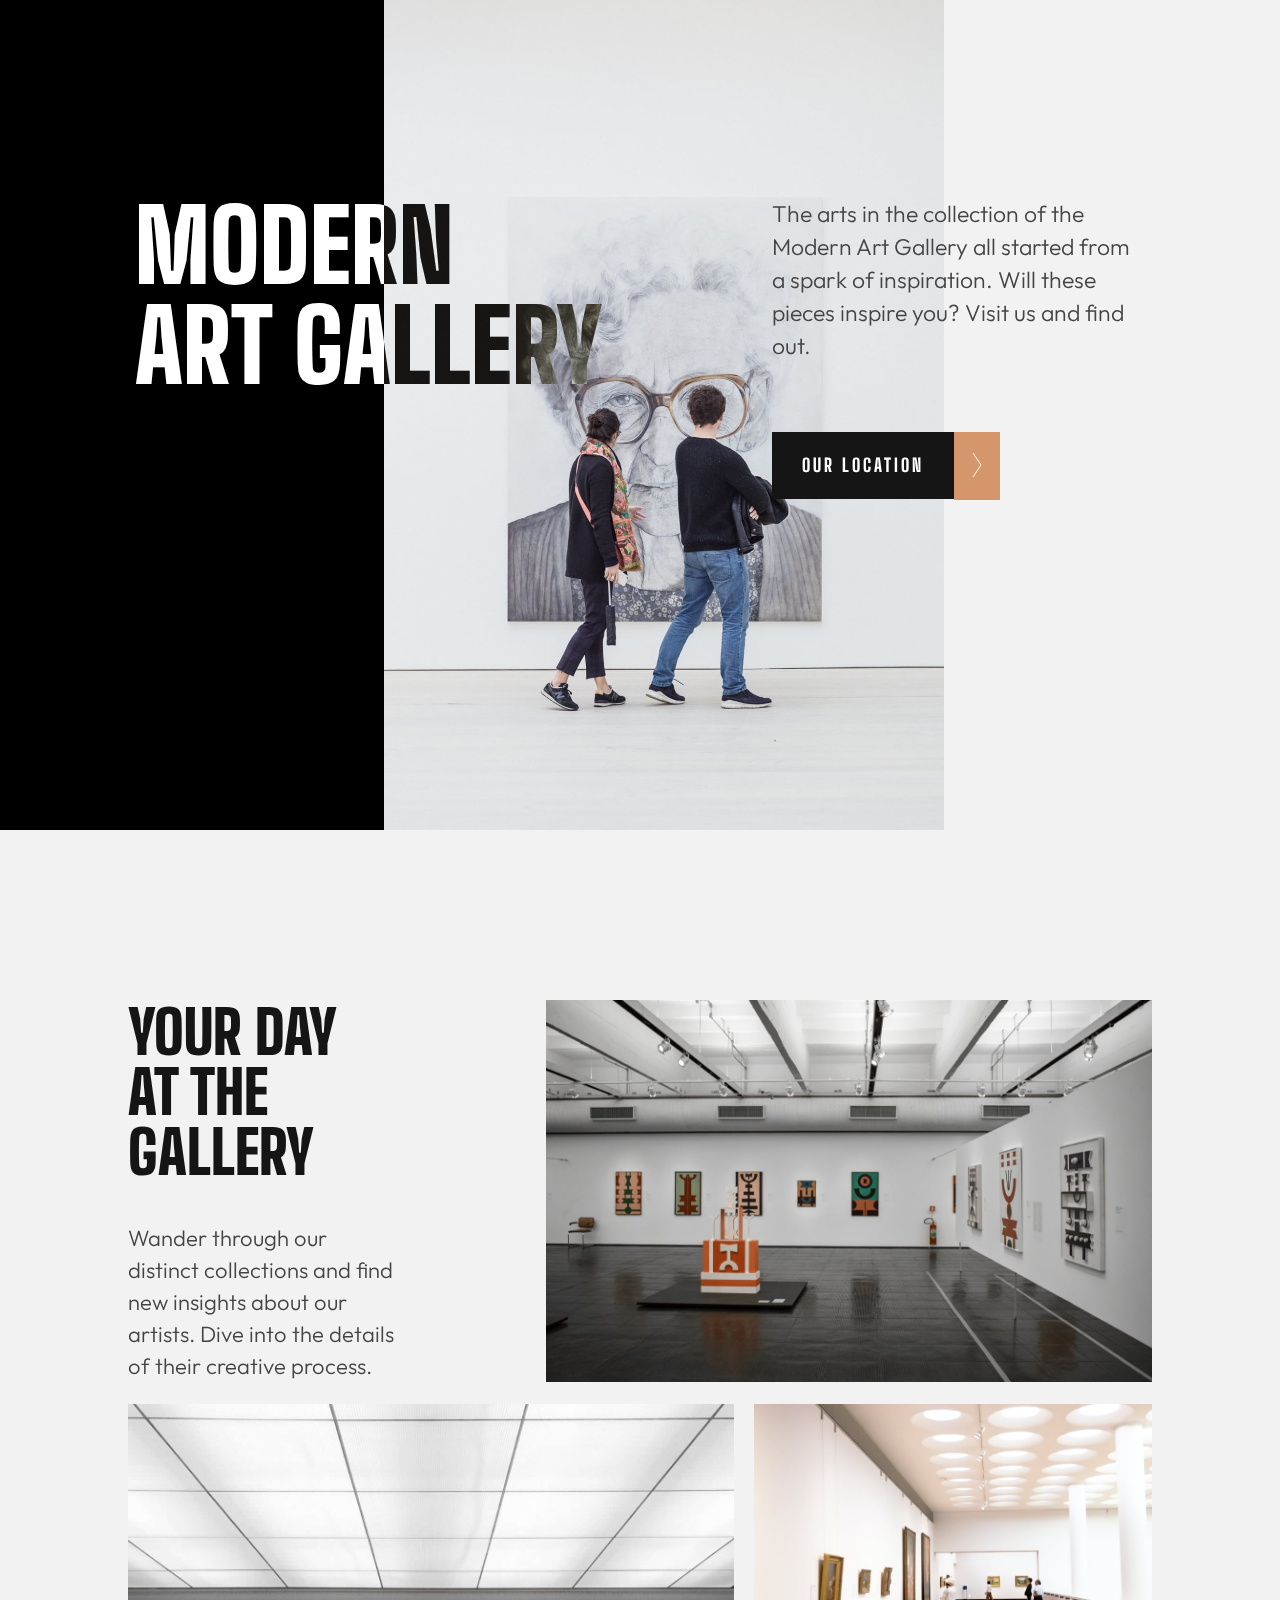
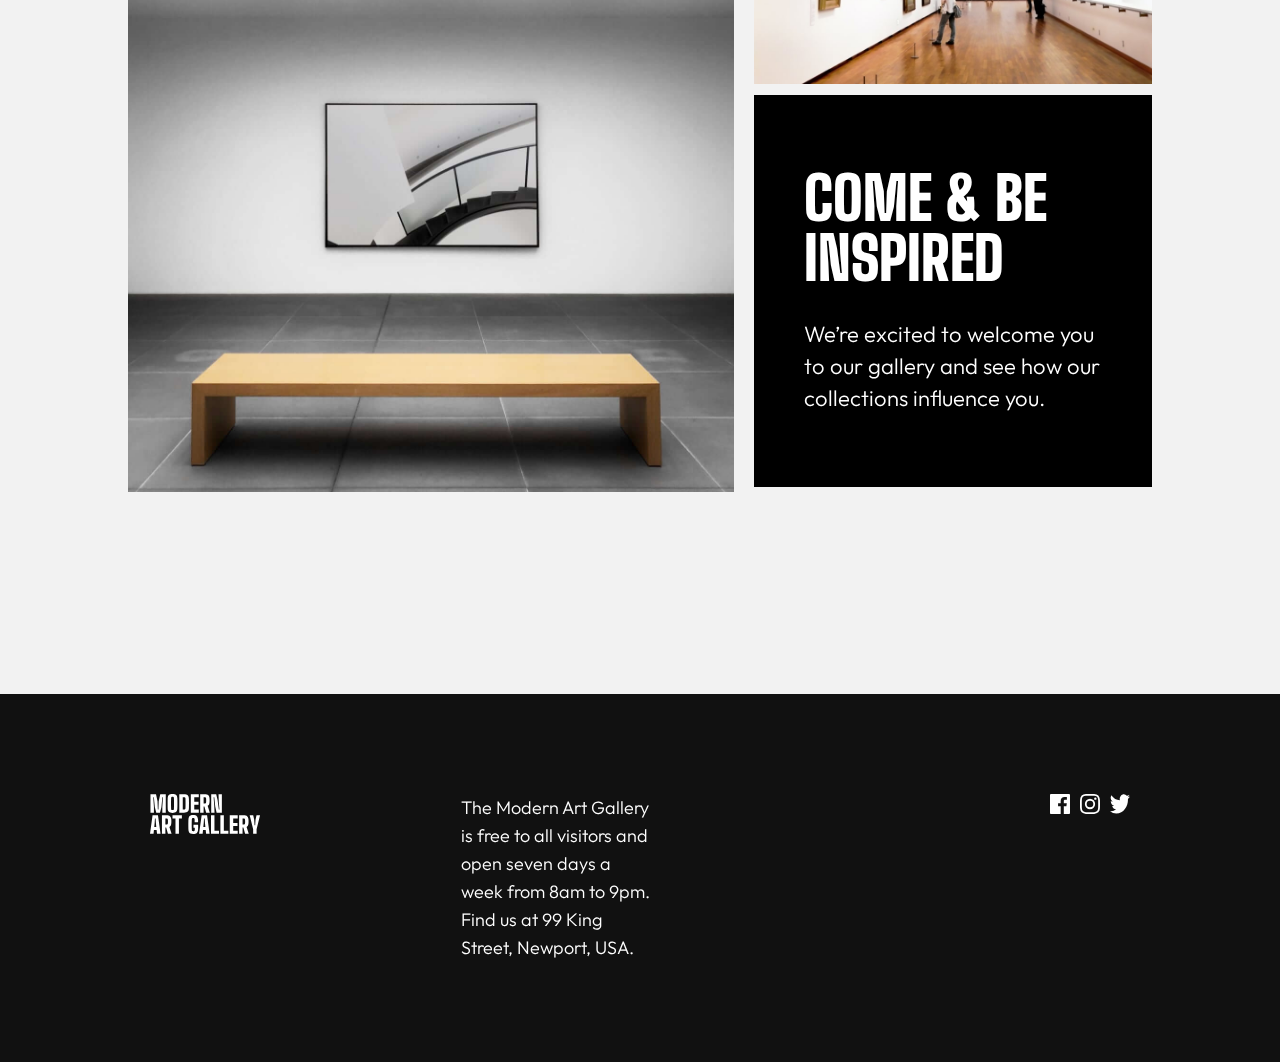
<file: index.html>
<!DOCTYPE html>
<html lang="en">
  <head>
    <meta charset="UTF-8" />
    <meta name="viewport" content="width=device-width, initial-scale=1.0" />
    <link rel="preconnect" href="https://fonts.googleapis.com" />
    <link rel="preconnect" href="https://fonts.gstatic.com" crossorigin />
    <link
      href="https://fonts.googleapis.com/css2?family=Big+Shoulders+Display:wght@800;900&display=swap"
      rel="stylesheet"
    />

    <link
      rel="icon"
      type="image/png"
      sizes="32x32"
      href="./assets/favicon-32x32.png"
    />
    <link rel="preconnect" href="https://fonts.googleapis.com" />
    <link rel="preconnect" href="https://fonts.gstatic.com" crossorigin />
    <link
      href="https://fonts.googleapis.com/css2?family=Big+Shoulders+Display:wght@800;900&display=swap"
      rel="stylesheet"
    />
    <link rel="preconnect" href="https://fonts.googleapis.com" />
    <link rel="preconnect" href="https://fonts.gstatic.com" crossorigin />
    <link
      href="https://fonts.googleapis.com/css2?family=Outfit:wght@300&display=swap"
      rel="stylesheet"
    />

    <link rel="stylesheet" href="style.css" />

    <title>Art gallery website</title>
  </head>
  <body>
    <div class="container">
      <div class="left-black"></div>
      <div class="right-img">
        <picture>
          <source
            media="(max-width: 375px)"
            srcset="assets/mobile/image-hero@2x.jpg"
          />
          <source
            media="(max-width: 768px)"
            srcset="assets/tablet/image-hero@2x.jpg"
          />
          <img
            src="assets/desktop/image-hero@2x.jpg"
            alt="Man and woman observing a portrait photo in a gallery hall"
          />
        </picture>
      </div>
      <div class="query-flex">
        <h1 class="heading-h1">Modern <br />Art Gallery</h1>
        <div class="text-box">
          <p class="heading-p">
            The arts in the collection of the Modern Art Gallery all started
            from a spark of inspiration. Will these pieces inspire you? Visit us
            and find out.
          </p>
          <a href="location.html" class="btn">
            <button>Our location</button>
            <div class="img-box">
              <img
                src="assets/icon-arrow-right.svg"
                alt="arrow icon pointing to right"
              />
            </div>
          </a>
        </div>
      </div>
      <div class="middle-field">
        <div class="middle-text-box">
          <h1 class="middle-h1">Your day at the gallery</h1>
          <p class="middle-p">
            Wander through our distinct collections and find new insights about
            our artists. Dive into the details of their creative process.
          </p>
        </div>
        <div class="middle-img-box">
          <picture>
            <source
              media="(max-width: 768px)"
              srcset="assets/tablet/image-grid-1@2x.jpg"
            />
            <source
              media="(max-width: 375px)"
              srcset="assets/mobile/image-grid-1@2x.jpg"
            />
            <img
              src="assets/desktop/image-grid-1@2x.jpg"
              alt="gallery hall with art pieces hanging on the wall"
            />
          </picture>
        </div>

        <div class="middle-img-box-2">
          <picture>
            <source
              media="(max-width: 768px)"
              srcset="assets/tablet/image-grid-2@2x.jpg"
            />
            <source
              media="(max-width: 375px)"
              srcset="assets/mobile/image-grid-2@2x.jpg"
            />
            <img
              src="assets/desktop/image-grid-2@2x.jpg"
              alt="Empty bench in front of art piece"
            />
          </picture>
        </div>
        <div class="middle-img-box-3">
          <picture>
            <source
              media="(max-width: 768px)"
              srcset="assets/tablet/image-grid-3@2x.jpg"
            />
            <source
              media="(max-width: 375px)"
              srcset="assets/mobile/image-grid-3@2x.jpg"
            />

            <img
              src="assets/desktop/image-grid-3@2x.jpg"
              alt="people observing art in a galery hall"
            />
          </picture>
        </div>
        <div class="black-box-text">
          <h1 class="inspired-h1">Come &amp; be inspired</h1>
          <p class="inspired-p">
            We’re excited to welcome you to our gallery and see how our
            collections influence you.
          </p>
        </div>
      </div>
    </div>
    <div class="footer-page-1">
      <div class="logo-img">
        <img src="assets/logo-light.svg" alt="modern art gallery logo" />
      </div>
      <p class="address-p">
        The Modern Art Gallery is free to all visitors and open seven days a
        week from 8am to 9pm. Find us at 99 King Street, Newport, USA.
      </p>
      <div class="social-media">
        <img href="#" src="assets/icon-facebook.svg" alt="facebook logo" />
        <img href="#" src="assets/icon-instagram.svg" alt="instagram logo" />
        <img href="#" src="assets/icon-twitter.svg" alt="twitter logo" />
      </div>
    </div>
  </body>
</html>
</file>
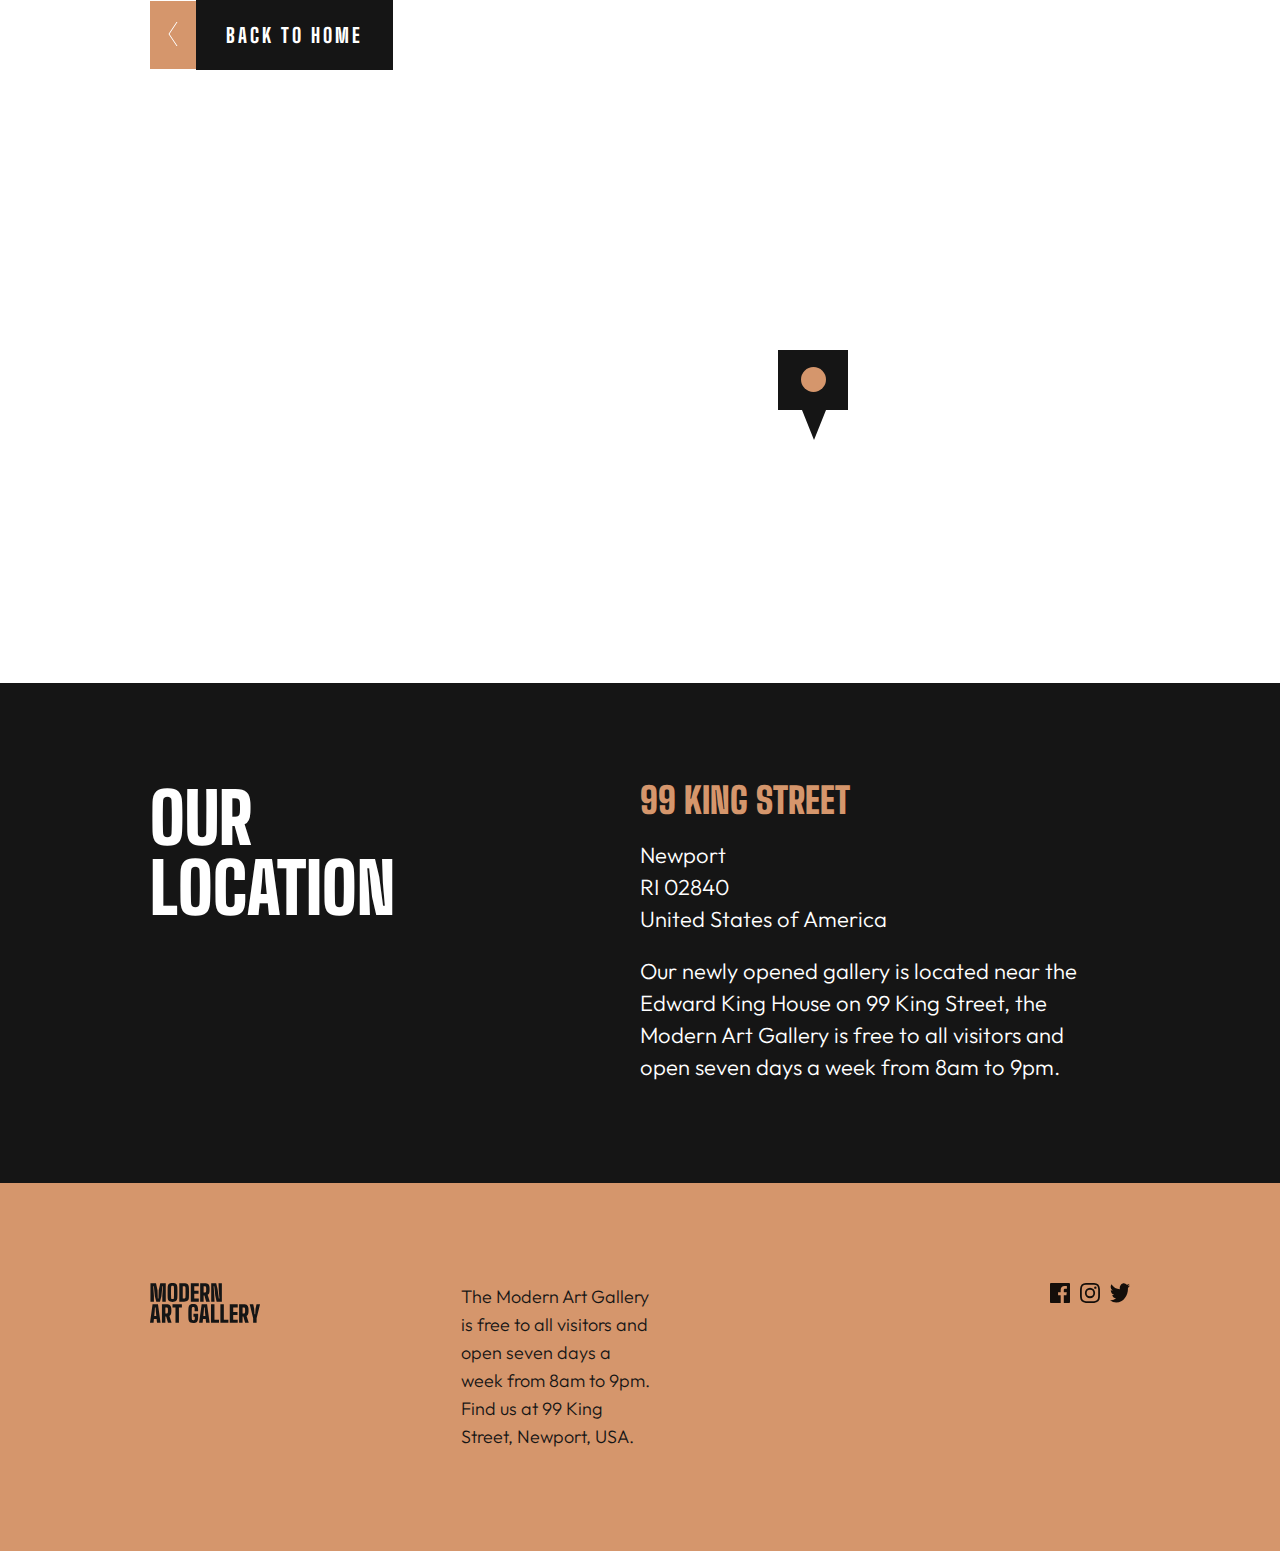
<file: location.html>
<!DOCTYPE html>
<html lang="en">
  <head>
    <meta charset="UTF-8" />
    <meta name="viewport" content="width=device-width, initial-scale=1.0" />

    <link
      rel="icon"
      type="image/png"
      sizes="32x32"
      href="./assets/favicon-32x32.png"
    />
    <link rel="preconnect" href="https://fonts.googleapis.com" />
    <link rel="preconnect" href="https://fonts.gstatic.com" crossorigin />
    <link
      href="https://fonts.googleapis.com/css2?family=Big+Shoulders+Display:wght@800;900&display=swap"
      rel="stylesheet"
    />
    <link rel="preconnect" href="https://fonts.googleapis.com" />
    <link rel="preconnect" href="https://fonts.gstatic.com" crossorigin />
    <link
      href="https://fonts.googleapis.com/css2?family=Outfit:wght@300&display=swap"
      rel="stylesheet"
    />
    <link rel="stylesheet" href="locationstyle.css" />

    <title>Frontend Mentor | Art gallery website</title>
  </head>
  <body>
    <iframe
      src="https://www.google.com/maps/embed?pb=!1m14!1m12!1m3!1d8333.117422981633!2d-71.3097528967671!3d41.48139924834809!2m3!1f0!2f0!3f0!3m2!1i1024!2i768!4f13.1!5e0!3m2!1sen!2sge!4v1679916629367!5m2!1sen!2sge"
      height="685"
      style="border: 0"
      allowfullscreen=""
      loading="lazy"
      referrerpolicy="no-referrer-when-downgrade"
    ></iframe>
    <a href="index.html" class="btn">
      <div class="img-box">
       
        <img src="assets/icon-arrow-left.svg" alt="arrow pointing to the left" />
      
      </div>
      <button>Back to Home</button>
    </a>
    <div class="black-line">
      <h1 class="location-h1">Our <br class="remove" />location</h1>
      <div class="location-text-box">
        <p class="location-address-big">99 King Street</p>
        <p class="location-address-small">
          Newport <br />RI 02840 <br />United States of America
        </p>
        <p class="location-details">
          Our newly opened gallery is located near the Edward King House on 99
          King Street, the Modern Art Gallery is free to all visitors and open
          seven days a week from 8am to 9pm.
        </p>
      </div>
    </div>
    <div class="footer-page-1">
      <div class="logo-img">
        <img src="assets/logo-dark.svg" alt="modern art gallery logo"/>
      </div>
      <p class="address-p">
        The Modern Art Gallery is free to all visitors and open seven days a
        week from 8am to 9pm. Find us at 99 King Street, Newport, USA.
      </p>
      <div class="social-media">
        <img href="#" src="assets/icon-facebook.svg"  alt="facebook icon"/>
        <img href="#" src="assets/icon-instagram.svg" alt="instagram icon" />
        <img href="#" src="assets/icon-twitter.svg" alt="twitter icon"/>
      </div>
      <div class="pin">
      <div class="triangle"></div>
      <div class="square"></div>
      <div class="circle"></div>
    </div>
  </body>
</html>
</file>
<file: style.css>
* {
  margin: 0;
  padding: 0;
  box-sizing: border-box;
}

html {
  font-size: 62.5%;
}

body {
  font-family: "Big Shoulders Display", "Outfit", sans-serif;
  background-color: #f2f2f2;
}

.left-black {
  width: 30%;
  height: 83rem;
  background-color: black;
  position: absolute;
  top: 0;
  left: 0;
}

.right-img img {
  width: 56rem;
  position: absolute;
  top: 0;
  left: 30%;
}

.heading-h1 {
  font-family: "Big Shoulders Display", sans-serif;
  font-size: 10rem;
  font-weight: 900;
  line-height: 10rem;
  color: #ffffff;
  position: absolute;
  top: 19.6rem;
  left: 16rem;
  text-transform: uppercase;
  mix-blend-mode: difference;
}

.text-box {
  position: absolute;
  top: 18.5rem;
  right: 19rem;
  display: flex;
  flex-direction: column;
  width: 39rem;
  padding: 1.2rem;
  row-gap: 7rem;
}

.heading-p {
  color: black;
  font-family: "Outfit", sans-serif;
  font-weight: 300;
  font-size: 2.3rem;
  line-height: 3.3rem;
  color: #444444;

  /* margin-bottom: 3rem; */
}

.btn {
  display: flex;
  align-items: center;
  width: 23rem;
  text-decoration: none;
}

button {
  padding: 2.2rem 3rem;
  background-color: #151515;
  border-style: none;
  font-family: "Big Shoulders Display", sans-serif;
  font-size: 1.8rem;
  font-weight: 800;
  color: #ffffff;
  line-height: 1.3;
  letter-spacing: 0.3rem;
  text-transform: uppercase;
  transition: all 0.3s;
}

.img-box {
  /* margin: 0 auto; */
  padding: 2.08rem 1.7838rem;
  background-color: #d5966c;
  transition: all 0.3s;
}

.btn:hover button {
  cursor: pointer;
  background-color: #d5966c;
}
.btn:hover .img-box {
  cursor: pointer;
  background-color: #151515;
}

.middle-field {
  width: 80%;
  display: grid;
  /* grid-template-columns: 1fr 1fr; */
  grid-template-columns: repeat(5, 1fr);
  grid-template-rows: 0.5fr 0.5fr 0.5fr;
  align-items: center;
  justify-content: center;
  margin-top: 100rem;
  margin-left: auto;
  margin-right: auto;
  gap: 2rem;
}

.middle-img-box {
  grid-column: span 3;
}

.middle-img-box img {
  object-fit: contain;
  width: 100%;
  height: 100%;
}

.middle-text-box {
  display: flex;
  flex-direction: column;
  align-items: center;
  justify-content: center;
  row-gap: 4rem;
  grid-column: span 2;

  padding-right: 13rem;
}

.middle-h1 {
  font-family: "Big Shoulders Display", sans-serif;
  font-size: 6rem;
  font-weight: 900;
  line-height: 6rem;
  text-transform: uppercase;
  color: #151515;
}

.middle-p {
  font-family: "Outfit", sans-serif;
  font-weight: 300;
  font-size: 2.2rem;
  line-height: 3.2rem;
  color: #444444;
}

.middle-img-box-2 img {
  /* max-width: 50rem;
  display: block; */
  object-fit: contain;
  width: 100%;
  height: 100%;
}

.middle-img-box-2 {
  grid-row-start: 2;
  grid-row: span 2;
  align-self: self-start;
  grid-column: span 3;
}

.middle-img-box-3 img {
  /* width: 40rem;
  min-width: auto;
  min-height: auto; */
  object-fit: contain;
  width: 100%;
  height: auto;
}

.middle-img-box-3 {
  align-self: self-start;
  grid-column: span 2;
}

.black-box-text {
  width: 100%;
  height: 116%;
  background-color: black;
  object-fit: contain;
  grid-column: span 2;
  margin-top: -7rem;
  display: flex;
  flex-direction: column;
  row-gap: 3rem;
  align-items: center;
  justify-content: center;
  padding: 5rem;
}

.inspired-h1 {
  font-family: "Big Shoulders Display", sans-serif;
  font-size: 6rem;
  font-weight: 900;
  line-height: 6rem;
  text-transform: uppercase;
  color: #ffffff;
}

.inspired-p {
  font-family: "Outfit", sans-serif;
  font-weight: 300;
  font-size: 2.2rem;
  line-height: 3.2rem;
  color: #ffffff;
}

.footer-page-1 {
  width: 100%;
  height: 100%;
  margin-top: 20rem;
  background-color: #111111;
  display: flex;
  align-items: flex-start;
  justify-content: space-between;
  padding: 10rem 15rem;
}

.address-p {
  font-family: "Outfit", sans-serif;
  font-weight: 300;
  font-size: 1.8rem;
  line-height: 2.8rem;
  color: #ffffff;
  padding-right: 40rem;
  padding-left: 20rem;
}

.social-media {
  display: flex;
  gap: 1rem;
}

.social-media img {
  transition: all 0.3s;
}

.social-media img:hover,
.social-media img:active {
  cursor: pointer;
  filter: invert(60%) sepia(4%) saturate(5967%) hue-rotate(322deg)
    brightness(89%) contrast(87%);
}

/* ******************** */
/* MEDIA QUERIES DESKTOP */
/* ******************** */

@media (max-width: 1440px) {
  .text-box {
    right: 13rem;
  }

  .heading-h1 {
    left: 13.5rem;
  }

  .black-box-text {
    height: 117%;
  }
}

/* ******************* */
/* TABLET 768px */
/* ****************** */

@media (max-width: 768px) {
  html {
    font-size: 50%;
  }

  .left-black {
    display: none;
  }
  .right-img img {
    width: 56rem;
    position: absolute;
    top: 0;
    left: 0;
  }

  .query-flex {
    display: flex;
    flex-direction: column;
    row-gap: 6rem;
    margin-left: 50rem;
    margin-top: 20rem;
  }

  .heading-h1,
  .text-box {
    position: static;
  }

  .heading-h1 {
    font-size: 8rem;
    line-height: 8rem;
  }

  .text-box {
    z-index: 999;
    padding: 0;
  }

  .heading-p {
    font-size: 2rem;
    line-height: 3rem;
  }

  .btn {
    width: 24rem;
  }

  .img-box {
    padding: 1.8rem 1.7838rem;
  }

  .middle-field {
    margin-top: 30rem;
  }

  .middle-h1 {
    font-size: 5rem;
    line-height: 5rem;
  }
  .middle-p {
    font-size: 1.8rem;
    line-height: 2.5rem;
  }

  .middle-text-box {
    padding-right: 7rem;
  }

  .black-box-text {
    height: 100%;
    margin-top: -0.9rem;
  }

  .footer-page-1 {
    margin-top: 15rem;
    padding: 7rem 10rem;
  }

  .address-p {
    font-size: 1.8rem;
    line-height: 3rem;
    padding-right: 12rem;
    padding-left: 7rem;
  }
}

/* ******************* */
/* MOBILE 375px*/
/* ****************** */
@media (max-width: 375px) {
  .right-img img {
    position: static;
    margin: 0;
    padding: 0;
    width: 100%;
  }

  .query-flex {
    margin: 0;
    padding: 7rem 3rem;
    row-gap: 4rem;
  }

  .heading-h1 {
    line-height: 7rem;
  }

  .text-box {
    row-gap: 4rem;
  }

  .middle-field {
    margin-top: 6rem;
    grid-template-columns: 1fr;
    grid-template-rows: 1fr;
    row-gap: 2rem;
    margin-right: 3rem;
    margin-left: 3rem;
  }

  .middle-text-box {
    row-gap: 2rem;
    padding-right: 0;
    align-items: stretch;
  }

  .middle-img-box {
    grid-row-start: 1;
  }

  .middle-h1 {
    font-size: 5.5rem;
    font-weight: 900;
    line-height: 6rem;
    text-transform: uppercase;
    color: #151515;
  }

  .middle-p {
    font-size: 2rem;
    line-height: 2.8rem;
  }

  .middle-img-box-3 img {
    /* object-fit: cover; */
    width: 105%;
    height: auto;
  }

  .black-box-text {
    width: 105%;
    padding: 5rem 3rem;
  }

  .inspired-h1 {
    font-size: 5rem;
    line-height: 5rem;
  }

  .inspired-p {
    font-family: "Outfit", sans-serif;
    font-weight: 300;
    font-size: 1.8rem;
    line-height: 2.8rem;
    color: #ffffff;
  }

  .footer-page-1 {
    flex-direction: column;
    row-gap: 3rem;
    margin-top: 10rem;
    padding: 7rem 4rem;
  }

  .address-p {
    font-size: 1.6rem;
    line-height: 2.6rem;
    padding-right: 8rem;
    padding-left: 0;
  }
}
</file>
<file: locationstyle.css>
* {
  margin: 0;
  padding: 0;
  box-sizing: border-box;
}

html {
  font-size: 62.5%;
}

body {
  position: relative;
  overflow-x: hidden;
}

iframe {
  width: 100%;
  filter: grayscale(100%);
}

.btn {
  display: flex;
  top: 0;
  left: 15rem;
  position: absolute;
  align-items: center;
  /* width: 20rem; */
  text-decoration: none;
}

button {
  padding: 2.2rem 3rem;
  background-color: #151515;
  border-style: none;
  font-family: "Big Shoulders Display", sans-serif;
  font-size: 2rem;
  font-weight: 800;
  color: #ffffff;
  line-height: 1.3;
  letter-spacing: 0.3rem;
  text-transform: uppercase;
  transition: all 0.3s;
}

.img-box {
  padding: 2.14rem 1.7838rem;
  background-color: #d5966c;
  transition: all 0.3s;
}

.btn:hover button {
  cursor: pointer;
  background-color: #d5966c;
}
.btn:hover .img-box {
  cursor: pointer;
  background-color: #151515;
}

.black-line {
  margin-top: -0.4rem;
  max-width: 100%;
  height: 100%;
  background-color: #151515;
  display: grid;
  grid-template-columns: 1fr 1fr;
  align-items: start;
  justify-items: start;
}

.location-h1 {
  color: #ffffff;
  font-family: "Big Shoulders Display", sans-serif;
  font-size: 7rem;
  font-weight: 900;
  line-height: 7rem;
  text-transform: uppercase;
  padding-top: 10rem;
  padding-left: 15rem;
}

.location-text-box {
  display: flex;
  flex-direction: column;
  row-gap: 2rem;
  padding-top: 10rem;
  padding-bottom: 10rem;
  padding-right: 20rem;
}

.location-address-big {
  color: #d5966c;
  font-family: "Big Shoulders Display", sans-serif;
  font-size: 3.6rem;
  font-weight: 900;
  line-height: 3.6rem;
  text-transform: uppercase;
}

.location-address-small {
  font-family: "Outfit", sans-serif;
  color: #ffffff;
  font-weight: 300;
  font-size: 2.2rem;
  line-height: 3.2rem;
}

.location-details {
  color: #ffffff;
  font-family: "Outfit", sans-serif;
  color: #ffffff;
  font-weight: 300;
  font-size: 2.2rem;
  line-height: 3.2rem;
}

.footer-page-1 {
  width: 100%;
  height: 100%;

  background-color: #d5966c;
  display: flex;
  align-items: flex-start;
  justify-content: space-between;
  padding: 10rem 15rem;
}

.address-p {
  font-family: "Outfit", sans-serif;
  font-weight: 300;
  font-size: 1.8rem;
  line-height: 2.8rem;
  color: #151515;
  padding-right: 40rem;
  padding-left: 20rem;
}

.social-media {
  display: flex;
  gap: 1rem;
}

.social-media img {
  filter: brightness(0);
  opacity: 90%;
  transition: all 0.3s;
}

.social-media img:hover,
.social-media img:active {
  cursor: pointer;
  filter: brightness(100%);
  opacity: 90%;
}

.triangle {
  width: 0;
  height: 0;
  border-left: 2rem solid transparent;
  border-right: 2rem solid transparent;
  border-top: 5rem solid #151515;
  position: absolute;
  top: 39rem;
  left: 79.4rem;
}

.square {
  width: 7rem;
  height: 6rem;
  background-color: #151515;
  position: absolute;
  top: 35rem;
  left: 77.8rem;
}

.circle {
  width: 2.5rem;
  height: 2.5rem;
  border-radius: 50%;
  background-color: #d5966c;
  position: absolute;
  top: 36.7rem;
  left: 80.1rem;
}

/* ******************* */
/* TABLET 768px */
/* ****************** */

@media (max-width: 768px) {
  html {
    font-size: 50%;
  }

  .img-box {
    padding: 1.9rem 1.7838rem;
  }

  .btn {
    left: 5rem;
  }

  .triangle {
    left: 50.4rem;
  }
  .square {
    left: 48.8rem;
  }
  .circle {
    left: 51.1rem;
  }

  .location-h1 {
    font-size: 5rem;
    line-height: 5rem;
    padding-top: 10rem;
    padding-left: 10rem;
  }

  .location-text-box {
    padding-right: 8rem;
  }

  .location-address-big {
    font-size: 3.2rem;
    line-height: 3.6rem;
  }

  .location-address-small,
  .location-details {
    font-size: 1.8rem;
    line-height: 2.8rem;
  }

  .footer-page-1 {
    padding: 7rem 10rem;
  }

  .address-p {
    font-size: 1.8rem;
    line-height: 3rem;
    padding-right: 12rem;
    padding-left: 7rem;
  }
}

/* ******************* */
/* MOBILE 375px*/
/* ****************** */
@media (max-width: 375px) {
  .btn {
    left: 0;
  }

  .triangle {
    left: 25.4rem;
  }
  .square {
    left: 23.8rem;
  }
  .circle {
    left: 26.1rem;
  }

  .black-line {
    height: 100%;
    grid-template-columns: 1fr;
    align-items: start;
    justify-items: start;
    padding: 5rem 3rem;
  }

  .location-h1 {
    font-size: 5rem;
    line-height: 5rem;
    padding: 0;
    /* padding-top: 5rem;
    padding-left: 3rem; */
  }

  .remove {
    display: none;
  }

  .location-text-box {
    padding-right: 6.2rem;
    padding-top: 5rem;
    align-content: stretch;
  }

  .footer-page-1 {
    flex-direction: column;
    row-gap: 3rem;
    padding: 7rem 4rem;
  }

  .address-p {
    font-size: 1.6rem;
    line-height: 2.6rem;
    padding-right: 8rem;
    padding-left: 0;
  }
}
</file>
